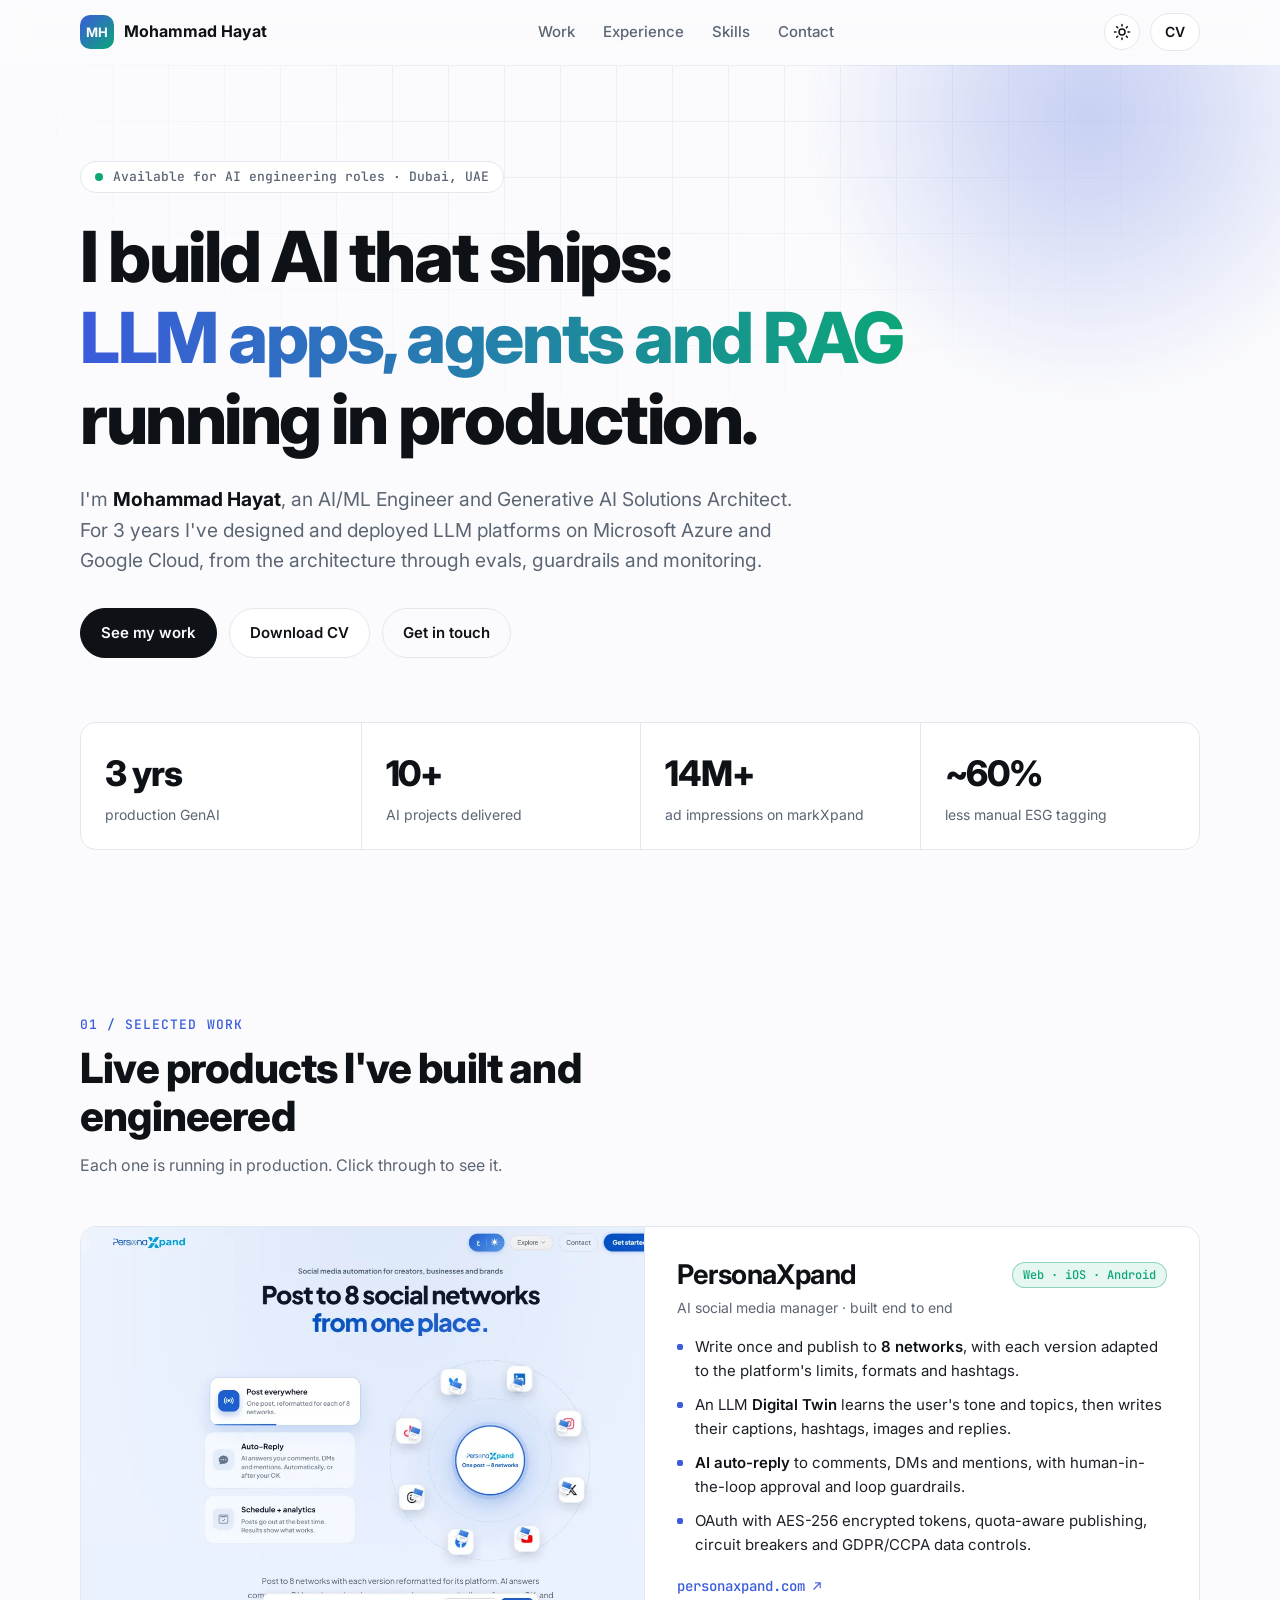
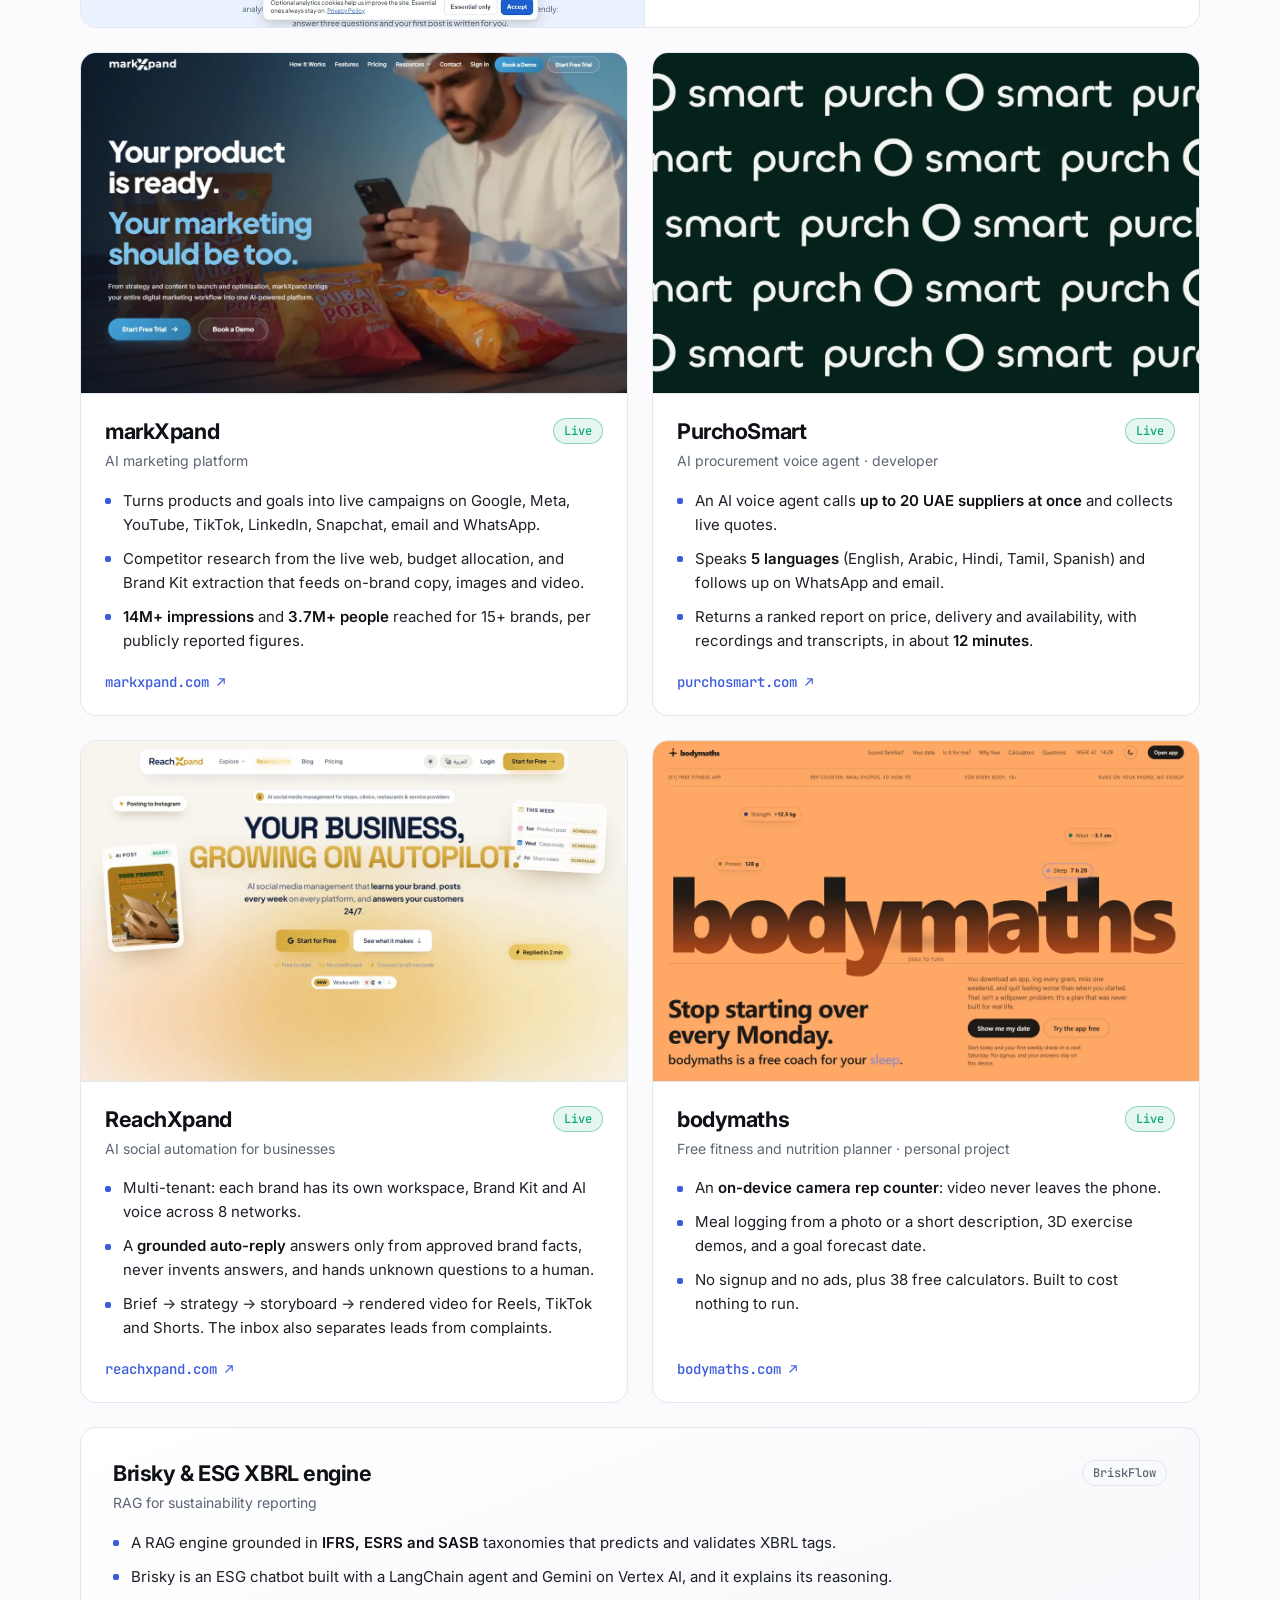
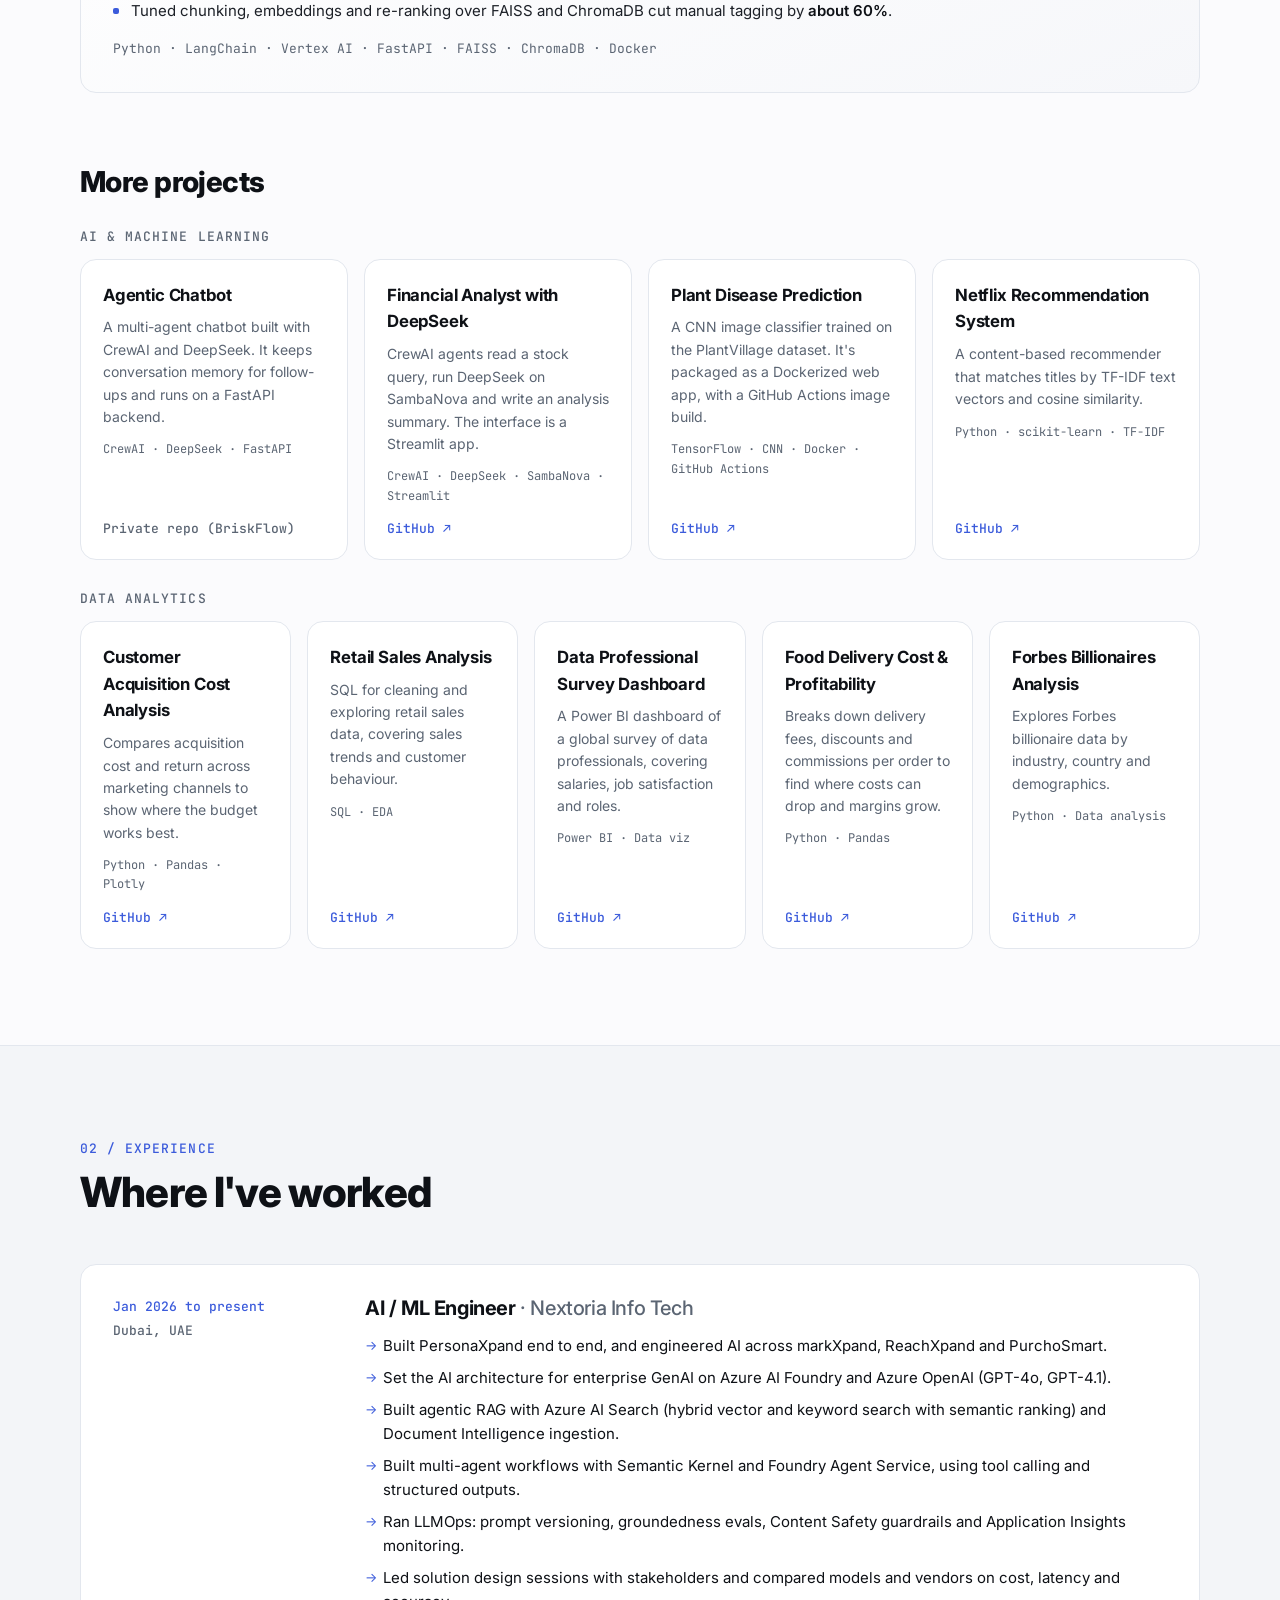
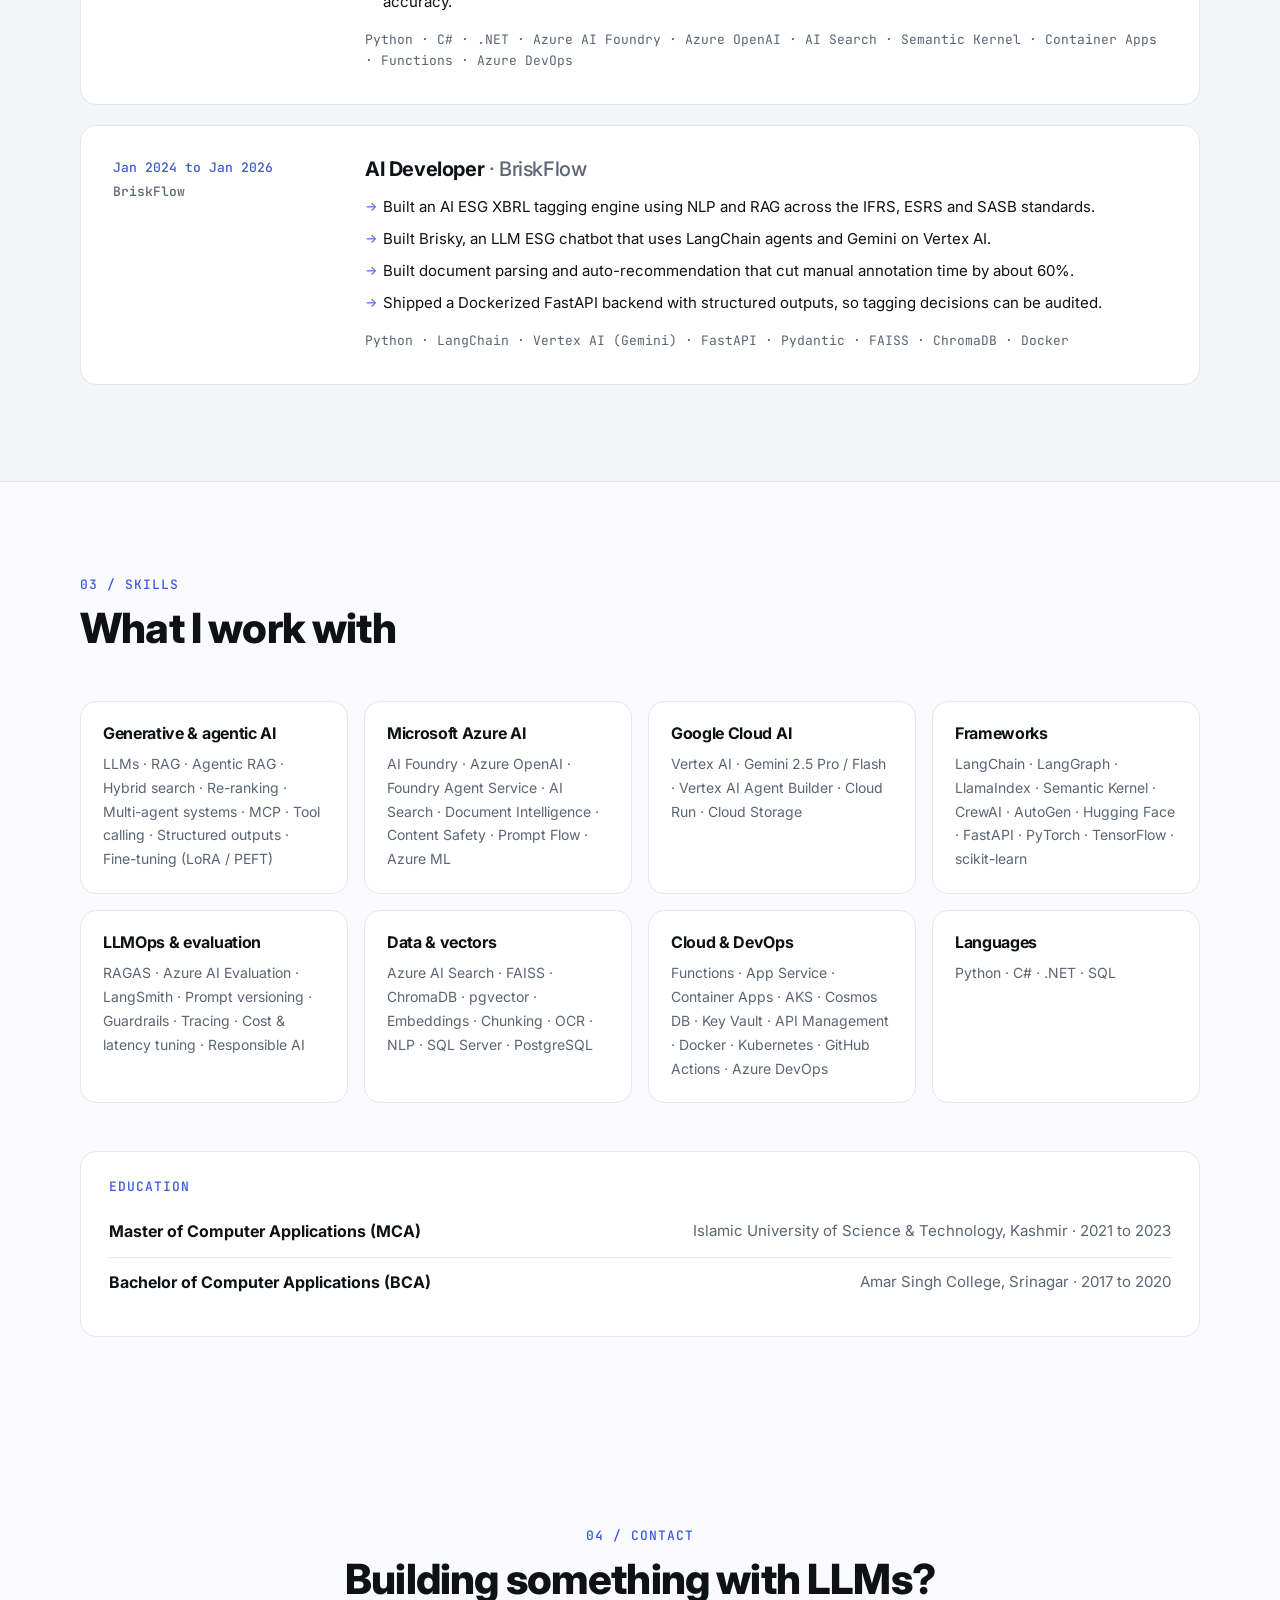
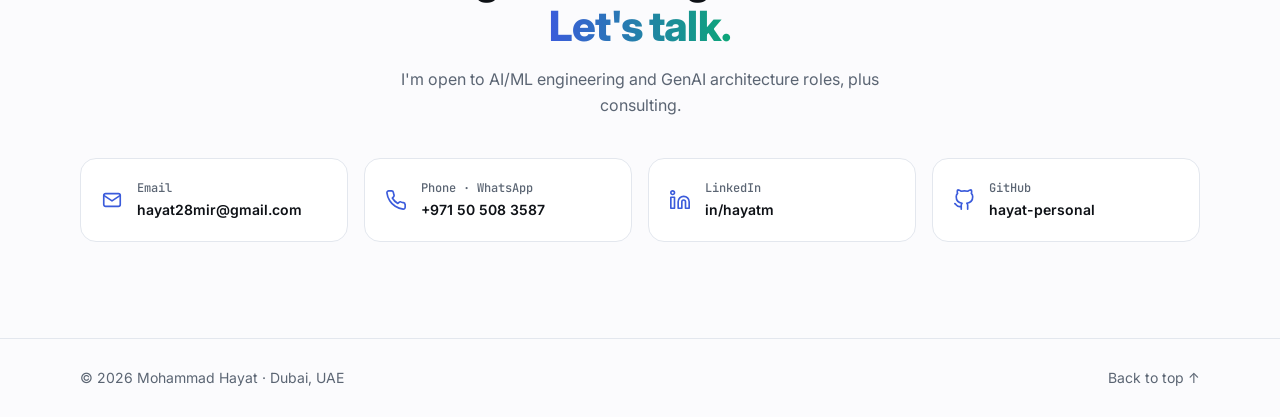
<file: index.html>
<!doctype html>
<html lang="en">
<head>
  <meta charset="utf-8">
  <meta name="viewport" content="width=device-width, initial-scale=1">
  <title>Mohammad Hayat · AI / ML Engineer in Dubai</title>
  <meta name="description" content="Mohammad Hayat is an AI/ML Engineer and Generative AI Solutions Architect in Dubai. He builds production LLM apps, agentic RAG and multi-agent systems on Azure and Google Cloud.">
  <meta name="author" content="Mohammad Hayat">
  <link rel="canonical" href="https://mohammad-hayat.pages.dev/">
  <meta name="theme-color" content="#0b0d10">

  <meta property="og:type" content="profile">
  <meta property="og:title" content="Mohammad Hayat · AI / ML Engineer">
  <meta property="og:description" content="Production LLM apps, agentic RAG and multi-agent systems. 10+ AI projects shipped from Dubai.">
  <meta property="og:url" content="https://mohammad-hayat.pages.dev/">
  <meta property="og:image" content="https://mohammad-hayat.pages.dev/assets/og.png">
  <meta name="twitter:card" content="summary_large_image">

  <script>
    // Set the theme before first paint so the page doesn't flash
    (function () {
      var t = null;
      try { t = localStorage.getItem("theme"); } catch (e) {}
      if (t === "light" || (!t && matchMedia("(prefers-color-scheme: light)").matches)) document.documentElement.dataset.theme = "light";
      document.documentElement.classList.add("js");
    })();
  </script>
  <link rel="icon" href="assets/favicon.svg" type="image/svg+xml">
  <link rel="preconnect" href="https://fonts.googleapis.com">
  <link rel="preconnect" href="https://fonts.gstatic.com" crossorigin>
  <link href="https://fonts.googleapis.com/css2?family=Inter:wght@400;500;600;700;800&family=JetBrains+Mono:wght@400;500&display=swap" rel="stylesheet">
  <link rel="stylesheet" href="styles.css">

  <script type="application/ld+json">
  {
    "@context": "https://schema.org",
    "@type": "Person",
    "name": "Mohammad Hayat",
    "jobTitle": "AI / ML Engineer",
    "url": "https://mohammad-hayat.pages.dev/",
    "email": "mailto:hayat28mir@gmail.com",
    "telephone": "+971505083587",
    "address": { "@type": "PostalAddress", "addressLocality": "Dubai", "addressCountry": "AE" },
    "worksFor": { "@type": "Organization", "name": "Nextoria Info Tech" },
    "alumniOf": { "@type": "CollegeOrUniversity", "name": "Islamic University of Science & Technology, Kashmir" },
    "knowsAbout": ["Large Language Models", "Retrieval-Augmented Generation", "AI Agents", "Multi-Agent Systems", "Azure AI Foundry", "Azure OpenAI", "Google Vertex AI", "LangChain", "LangGraph", "Semantic Kernel", "LLMOps"],
    "sameAs": ["https://www.linkedin.com/in/hayatm/", "https://github.com/hayat-personal", "https://github.com/hayat-mir"]
  }
  </script>
</head>
<body>
  <a class="skip" href="#main">Skip to content</a>

  <header class="nav" id="top">
    <div class="wrap nav__in">
      <a class="brand" href="#top" aria-label="Mohammad Hayat, home">
        <span class="brand__mark">MH</span><span class="brand__name">Mohammad Hayat</span>
      </a>
      <nav aria-label="Main">
        <ul class="nav__links">
          <li><a href="#work">Work</a></li>
          <li><a href="#experience">Experience</a></li>
          <li><a href="#skills">Skills</a></li>
          <li><a href="#contact">Contact</a></li>
        </ul>
      </nav>
      <div class="nav__actions">
        <button class="icon-btn" id="theme" type="button" aria-label="Switch light or dark theme">
          <svg class="i-sun" viewBox="0 0 24 24" aria-hidden="true"><circle cx="12" cy="12" r="4"/><path d="M12 2v2M12 20v2M4.9 4.9l1.4 1.4M17.7 17.7l1.4 1.4M2 12h2M20 12h2M4.9 19.1l1.4-1.4M17.7 6.3l1.4-1.4"/></svg>
          <svg class="i-moon" viewBox="0 0 24 24" aria-hidden="true"><path d="M21 12.8A9 9 0 1 1 11.2 3a7 7 0 0 0 9.8 9.8z"/></svg>
        </button>
        <a class="btn btn--sm" href="assets/Mohammad_Hayat_Resume.pdf" download>CV</a>
      </div>
    </div>
  </header>

  <main id="main">
    <!-- Hero -->
    <section class="hero">
      <div class="hero__grid" aria-hidden="true"></div>
      <div class="wrap">
        <p class="eyebrow"><span class="dot"></span> Available for AI engineering roles · Dubai, UAE</p>
        <h1 class="hero__title">
          I build AI that ships:<br>
          <span class="grad">LLM apps, agents and RAG</span><br>
          running in production.
        </h1>
        <p class="hero__lead">
          I'm <strong>Mohammad Hayat</strong>, an AI/ML Engineer and Generative AI Solutions Architect.
          For 3 years I've designed and deployed LLM platforms on Microsoft Azure and Google Cloud,
          from the architecture through evals, guardrails and monitoring.
        </p>
        <div class="hero__cta">
          <a class="btn btn--primary" href="#work">See my work</a>
          <a class="btn" href="assets/Mohammad_Hayat_Resume.pdf" download>Download CV</a>
          <a class="btn btn--ghost" href="#contact">Get in touch</a>
        </div>

        <ul class="stats" aria-label="Highlights">
          <li><b>3 yrs</b><span>production GenAI</span></li>
          <li><b>10+</b><span>AI projects delivered</span></li>
          <li><b>14M+</b><span>ad impressions on markXpand</span></li>
          <li><b>~60%</b><span>less manual ESG tagging</span></li>
        </ul>
      </div>
    </section>

    <!-- Work -->
    <section class="section" id="work">
      <div class="wrap">
        <div class="section__head">
          <p class="kicker">01 / Selected work</p>
          <h2>Live products I've built and engineered</h2>
          <p class="muted">Each one is running in production. Click through to see it.</p>
        </div>

        <div class="work">
          <article class="card card--feature reveal">
            <a class="card__shot" href="https://personaxpand.com" target="_blank" rel="noopener">
              <img src="assets/work/personaxpand.webp" alt="PersonaXpand homepage: post to 8 social networks from one place" width="1200" height="750" loading="lazy">
            </a>
            <div class="card__body">
              <div class="card__top">
                <h3>PersonaXpand</h3>
                <span class="tag tag--live">Web · iOS · Android</span>
              </div>
              <p class="card__sub">AI social media manager · built end to end</p>
              <ul class="card__points">
                <li>Write once and publish to <b>8 networks</b>, with each version adapted to the platform's limits, formats and hashtags.</li>
                <li>An LLM <b>Digital Twin</b> learns the user's tone and topics, then writes their captions, hashtags, images and replies.</li>
                <li><b>AI auto-reply</b> to comments, DMs and mentions, with human-in-the-loop approval and loop guardrails.</li>
                <li>OAuth with AES-256 encrypted tokens, quota-aware publishing, circuit breakers and GDPR/CCPA data controls.</li>
              </ul>
              <a class="card__link" href="https://personaxpand.com" target="_blank" rel="noopener">personaxpand.com ↗</a>
            </div>
          </article>

          <article class="card reveal">
            <a class="card__shot" href="https://markxpand.com" target="_blank" rel="noopener">
              <img src="assets/work/markxpand.webp" alt="markXpand homepage: AI-powered marketing platform" width="1200" height="750" loading="lazy">
            </a>
            <div class="card__body">
              <div class="card__top"><h3>markXpand</h3><span class="tag tag--live">Live</span></div>
              <p class="card__sub">AI marketing platform</p>
              <ul class="card__points">
                <li>Turns products and goals into live campaigns on Google, Meta, YouTube, TikTok, LinkedIn, Snapchat, email and WhatsApp.</li>
                <li>Competitor research from the live web, budget allocation, and Brand Kit extraction that feeds on-brand copy, images and video.</li>
                <li><b>14M+ impressions</b> and <b>3.7M+ people</b> reached for 15+ brands, per publicly reported figures.</li>
              </ul>
              <a class="card__link" href="https://markxpand.com" target="_blank" rel="noopener">markxpand.com ↗</a>
            </div>
          </article>

          <article class="card reveal">
            <a class="card__shot" href="https://purchosmart.com" target="_blank" rel="noopener">
              <img src="assets/work/purchosmart.webp" alt="PurchoSmart brand pattern" width="1200" height="750" loading="lazy">
            </a>
            <div class="card__body">
              <div class="card__top"><h3>PurchoSmart</h3><span class="tag tag--live">Live</span></div>
              <p class="card__sub">AI procurement voice agent · developer</p>
              <ul class="card__points">
                <li>An AI voice agent calls <b>up to 20 UAE suppliers at once</b> and collects live quotes.</li>
                <li>Speaks <b>5 languages</b> (English, Arabic, Hindi, Tamil, Spanish) and follows up on WhatsApp and email.</li>
                <li>Returns a ranked report on price, delivery and availability, with recordings and transcripts, in about <b>12 minutes</b>.</li>
              </ul>
              <a class="card__link" href="https://purchosmart.com" target="_blank" rel="noopener">purchosmart.com ↗</a>
            </div>
          </article>

          <article class="card reveal">
            <a class="card__shot" href="https://reachxpand.com" target="_blank" rel="noopener">
              <img src="assets/work/reachxpand.webp" alt="ReachXpand homepage: your business, growing on autopilot" width="1200" height="750" loading="lazy">
            </a>
            <div class="card__body">
              <div class="card__top"><h3>ReachXpand</h3><span class="tag tag--live">Live</span></div>
              <p class="card__sub">AI social automation for businesses</p>
              <ul class="card__points">
                <li>Multi-tenant: each brand has its own workspace, Brand Kit and AI voice across 8 networks.</li>
                <li>A <b>grounded auto-reply</b> answers only from approved brand facts, never invents answers, and hands unknown questions to a human.</li>
                <li>Brief → strategy → storyboard → rendered video for Reels, TikTok and Shorts. The inbox also separates leads from complaints.</li>
              </ul>
              <a class="card__link" href="https://reachxpand.com" target="_blank" rel="noopener">reachxpand.com ↗</a>
            </div>
          </article>

          <article class="card reveal">
            <a class="card__shot" href="https://bodymaths.com" target="_blank" rel="noopener">
              <img src="assets/work/bodymaths.webp" alt="bodymaths homepage: a free fitness coach" width="1200" height="750" loading="lazy">
            </a>
            <div class="card__body">
              <div class="card__top"><h3>bodymaths</h3><span class="tag tag--live">Live</span></div>
              <p class="card__sub">Free fitness and nutrition planner · personal project</p>
              <ul class="card__points">
                <li>An <b>on-device camera rep counter</b>: video never leaves the phone.</li>
                <li>Meal logging from a photo or a short description, 3D exercise demos, and a goal forecast date.</li>
                <li>No signup and no ads, plus 38 free calculators. Built to cost nothing to run.</li>
              </ul>
              <a class="card__link" href="https://bodymaths.com" target="_blank" rel="noopener">bodymaths.com ↗</a>
            </div>
          </article>

          <article class="card card--text reveal">
            <div class="card__body">
              <div class="card__top"><h3>Brisky &amp; ESG XBRL engine</h3><span class="tag">BriskFlow</span></div>
              <p class="card__sub">RAG for sustainability reporting</p>
              <ul class="card__points">
                <li>A RAG engine grounded in <b>IFRS, ESRS and SASB</b> taxonomies that predicts and validates XBRL tags.</li>
                <li>Brisky is an ESG chatbot built with a LangChain agent and Gemini on Vertex AI, and it explains its reasoning.</li>
                <li>Tuned chunking, embeddings and re-ranking over FAISS and ChromaDB cut manual tagging by <b>about 60%</b>.</li>
              </ul>
              <p class="stack">Python · LangChain · Vertex AI · FastAPI · FAISS · ChromaDB · Docker</p>
            </div>
          </article>
        </div>

        <div class="more">
          <h3 class="more__title">More projects</h3>

          <p class="more__group">AI &amp; machine learning</p>
          <div class="mini-grid">
            <article class="mini reveal">
              <h4>Agentic Chatbot</h4>
              <p>A multi-agent chatbot built with CrewAI and DeepSeek. It keeps conversation memory for follow-ups and runs on a FastAPI backend.</p>
              <p class="stack">CrewAI · DeepSeek · FastAPI</p>
              <span class="mini__link mini__link--off">Private repo (BriskFlow)</span>
            </article>
            <article class="mini reveal">
              <h4>Financial Analyst with DeepSeek</h4>
              <p>CrewAI agents read a stock query, run DeepSeek on SambaNova and write an analysis summary. The interface is a Streamlit app.</p>
              <p class="stack">CrewAI · DeepSeek · SambaNova · Streamlit</p>
              <a class="mini__link" href="https://github.com/hayat-mir/FINANCIAL-ANALYST-DEEPSEEK" target="_blank" rel="noopener">GitHub ↗</a>
            </article>
            <article class="mini reveal">
              <h4>Plant Disease Prediction</h4>
              <p>A CNN image classifier trained on the PlantVillage dataset. It's packaged as a Dockerized web app, with a GitHub Actions image build.</p>
              <p class="stack">TensorFlow · CNN · Docker · GitHub Actions</p>
              <a class="mini__link" href="https://github.com/hayat-mir/Plant-disease-prediction" target="_blank" rel="noopener">GitHub ↗</a>
            </article>
            <article class="mini reveal">
              <h4>Netflix Recommendation System</h4>
              <p>A content-based recommender that matches titles by TF-IDF text vectors and cosine similarity.</p>
              <p class="stack">Python · scikit-learn · TF-IDF</p>
              <a class="mini__link" href="https://github.com/hayat-mir/Netflix_Recommendation_System" target="_blank" rel="noopener">GitHub ↗</a>
            </article>
          </div>

          <p class="more__group">Data analytics</p>
          <div class="mini-grid mini-grid--5">
            <article class="mini reveal">
              <h4>Customer Acquisition Cost Analysis</h4>
              <p>Compares acquisition cost and return across marketing channels to show where the budget works best.</p>
              <p class="stack">Python · Pandas · Plotly</p>
              <a class="mini__link" href="https://github.com/hayat-mir/CUSTOMER-ACQUISITION-COST-ANALYSIS" target="_blank" rel="noopener">GitHub ↗</a>
            </article>
            <article class="mini reveal">
              <h4>Retail Sales Analysis</h4>
              <p>SQL for cleaning and exploring retail sales data, covering sales trends and customer behaviour.</p>
              <p class="stack">SQL · EDA</p>
              <a class="mini__link" href="https://github.com/hayat-mir/Retail-Sales-Analysis-SQL-Project--P1" target="_blank" rel="noopener">GitHub ↗</a>
            </article>
            <article class="mini reveal">
              <h4>Data Professional Survey Dashboard</h4>
              <p>A Power BI dashboard of a global survey of data professionals, covering salaries, job satisfaction and roles.</p>
              <p class="stack">Power BI · Data viz</p>
              <a class="mini__link" href="https://github.com/hayat-mir/data-professional-survey-dashboard" target="_blank" rel="noopener">GitHub ↗</a>
            </article>
            <article class="mini reveal">
              <h4>Food Delivery Cost &amp; Profitability</h4>
              <p>Breaks down delivery fees, discounts and commissions per order to find where costs can drop and margins grow.</p>
              <p class="stack">Python · Pandas</p>
              <a class="mini__link" href="https://github.com/hayat-mir/Food-Delivery-Cost-and-Profitability-Analysis" target="_blank" rel="noopener">GitHub ↗</a>
            </article>
            <article class="mini reveal">
              <h4>Forbes Billionaires Analysis</h4>
              <p>Explores Forbes billionaire data by industry, country and demographics.</p>
              <p class="stack">Python · Data analysis</p>
              <a class="mini__link" href="https://github.com/hayat-mir/Forbes-Billionaires-Analysis" target="_blank" rel="noopener">GitHub ↗</a>
            </article>
          </div>
        </div>
      </div>
    </section>

    <!-- Experience -->
    <section class="section section--alt" id="experience">
      <div class="wrap">
        <div class="section__head">
          <p class="kicker">02 / Experience</p>
          <h2>Where I've worked</h2>
        </div>

        <ol class="timeline">
          <li class="reveal">
            <div class="timeline__meta"><span>Jan 2026 to present</span><span>Dubai, UAE</span></div>
            <div>
              <h3>AI / ML Engineer <span class="at">· Nextoria Info Tech</span></h3>
              <ul>
                <li>Built PersonaXpand end to end, and engineered AI across markXpand, ReachXpand and PurchoSmart.</li>
                <li>Set the AI architecture for enterprise GenAI on Azure AI Foundry and Azure OpenAI (GPT-4o, GPT-4.1).</li>
                <li>Built agentic RAG with Azure AI Search (hybrid vector and keyword search with semantic ranking) and Document Intelligence ingestion.</li>
                <li>Built multi-agent workflows with Semantic Kernel and Foundry Agent Service, using tool calling and structured outputs.</li>
                <li>Ran LLMOps: prompt versioning, groundedness evals, Content Safety guardrails and Application Insights monitoring.</li>
                <li>Led solution design sessions with stakeholders and compared models and vendors on cost, latency and accuracy.</li>
              </ul>
              <p class="stack">Python · C# · .NET · Azure AI Foundry · Azure OpenAI · AI Search · Semantic Kernel · Container Apps · Functions · Azure DevOps</p>
            </div>
          </li>
          <li class="reveal">
            <div class="timeline__meta"><span>Jan 2024 to Jan 2026</span><span>BriskFlow</span></div>
            <div>
              <h3>AI Developer <span class="at">· BriskFlow</span></h3>
              <ul>
                <li>Built an AI ESG XBRL tagging engine using NLP and RAG across the IFRS, ESRS and SASB standards.</li>
                <li>Built Brisky, an LLM ESG chatbot that uses LangChain agents and Gemini on Vertex AI.</li>
                <li>Built document parsing and auto-recommendation that cut manual annotation time by about 60%.</li>
                <li>Shipped a Dockerized FastAPI backend with structured outputs, so tagging decisions can be audited.</li>
              </ul>
              <p class="stack">Python · LangChain · Vertex AI (Gemini) · FastAPI · Pydantic · FAISS · ChromaDB · Docker</p>
            </div>
          </li>
        </ol>
      </div>
    </section>

    <!-- Skills -->
    <section class="section" id="skills">
      <div class="wrap">
        <div class="section__head">
          <p class="kicker">03 / Skills</p>
          <h2>What I work with</h2>
        </div>
        <div class="skills">
          <div class="skill reveal">
            <h3>Generative &amp; agentic AI</h3>
            <p>LLMs · RAG · Agentic RAG · Hybrid search · Re-ranking · Multi-agent systems · MCP · Tool calling · Structured outputs · Fine-tuning (LoRA / PEFT)</p>
          </div>
          <div class="skill reveal">
            <h3>Microsoft Azure AI</h3>
            <p>AI Foundry · Azure OpenAI · Foundry Agent Service · AI Search · Document Intelligence · Content Safety · Prompt Flow · Azure ML</p>
          </div>
          <div class="skill reveal">
            <h3>Google Cloud AI</h3>
            <p>Vertex AI · Gemini 2.5 Pro / Flash · Vertex AI Agent Builder · Cloud Run · Cloud Storage</p>
          </div>
          <div class="skill reveal">
            <h3>Frameworks</h3>
            <p>LangChain · LangGraph · LlamaIndex · Semantic Kernel · CrewAI · AutoGen · Hugging Face · FastAPI · PyTorch · TensorFlow · scikit-learn</p>
          </div>
          <div class="skill reveal">
            <h3>LLMOps &amp; evaluation</h3>
            <p>RAGAS · Azure AI Evaluation · LangSmith · Prompt versioning · Guardrails · Tracing · Cost &amp; latency tuning · Responsible AI</p>
          </div>
          <div class="skill reveal">
            <h3>Data &amp; vectors</h3>
            <p>Azure AI Search · FAISS · ChromaDB · pgvector · Embeddings · Chunking · OCR · NLP · SQL Server · PostgreSQL</p>
          </div>
          <div class="skill reveal">
            <h3>Cloud &amp; DevOps</h3>
            <p>Functions · App Service · Container Apps · AKS · Cosmos DB · Key Vault · API Management · Docker · Kubernetes · GitHub Actions · Azure DevOps</p>
          </div>
          <div class="skill reveal">
            <h3>Languages</h3>
            <p>Python · C# · .NET · SQL</p>
          </div>
        </div>

        <div class="edu reveal">
          <p class="kicker">Education</p>
          <div class="edu__row"><b>Master of Computer Applications (MCA)</b><span>Islamic University of Science &amp; Technology, Kashmir · 2021 to 2023</span></div>
          <div class="edu__row"><b>Bachelor of Computer Applications (BCA)</b><span>Amar Singh College, Srinagar · 2017 to 2020</span></div>
        </div>
      </div>
    </section>

    <!-- Contact -->
    <section class="section contact" id="contact">
      <div class="wrap">
        <p class="kicker">04 / Contact</p>
        <h2 class="contact__title">Building something with LLMs?<br><span class="grad">Let's talk.</span></h2>
        <p class="muted contact__lead">I'm open to AI/ML engineering and GenAI architecture roles, plus consulting.</p>
        <div class="contact__grid">
          <a class="contact__item" href="mailto:hayat28mir@gmail.com">
            <svg viewBox="0 0 24 24" aria-hidden="true"><rect x="3" y="5" width="18" height="14" rx="2"/><path d="m3 7 9 6 9-6"/></svg>
            <span><small>Email</small>hayat28mir@gmail.com</span>
          </a>
          <a class="contact__item" href="https://wa.me/971505083587" target="_blank" rel="noopener">
            <svg viewBox="0 0 24 24" aria-hidden="true"><path d="M22 16.9v3a2 2 0 0 1-2.2 2 19.8 19.8 0 0 1-8.6-3.1 19.5 19.5 0 0 1-6-6A19.8 19.8 0 0 1 2.1 4.2 2 2 0 0 1 4.1 2h3a2 2 0 0 1 2 1.7c.1.9.4 1.8.7 2.7a2 2 0 0 1-.5 2.1L8 9.8a16 16 0 0 0 6 6l1.3-1.3a2 2 0 0 1 2.1-.4c.9.3 1.8.6 2.7.7a2 2 0 0 1 1.7 2z"/></svg>
            <span><small>Phone · WhatsApp</small>+971 50 508 3587</span>
          </a>
          <a class="contact__item" href="https://www.linkedin.com/in/hayatm/" target="_blank" rel="noopener">
            <svg viewBox="0 0 24 24" aria-hidden="true"><path d="M16 8a6 6 0 0 1 6 6v7h-4v-7a2 2 0 0 0-4 0v7h-4v-7a6 6 0 0 1 6-6z"/><rect x="2" y="9" width="4" height="12"/><circle cx="4" cy="4" r="2"/></svg>
            <span><small>LinkedIn</small>in/hayatm</span>
          </a>
          <a class="contact__item" href="https://github.com/hayat-personal" target="_blank" rel="noopener">
            <svg viewBox="0 0 24 24" aria-hidden="true"><path d="M9 19c-5 1.5-5-2.5-7-3m14 6v-3.9a3.4 3.4 0 0 0-.9-2.6c3.1-.4 6.4-1.5 6.4-7A5.4 5.4 0 0 0 20 4.8 5 5 0 0 0 19.9 1S18.7.6 16 2.5a13.4 13.4 0 0 0-7 0C6.3.6 5.1 1 5.1 1A5 5 0 0 0 5 4.8a5.4 5.4 0 0 0-1.5 3.7c0 5.5 3.3 6.6 6.4 7a3.4 3.4 0 0 0-.9 2.6V22"/></svg>
            <span><small>GitHub</small>hayat-personal</span>
          </a>
        </div>
      </div>
    </section>
  </main>

  <footer class="footer">
    <div class="wrap footer__in">
      <span>© <span id="year">2026</span> Mohammad Hayat · Dubai, UAE</span>
      <a href="#top">Back to top ↑</a>
    </div>
  </footer>

  <script src="main.js" defer></script>
</body>
</html>
</file>
<file: styles.css>
/* ---------- Tokens ---------- */
:root {
  --bg: #0b0d10;
  --bg-alt: #0f1217;
  --surface: #13171d;
  --surface-2: #181d25;
  --line: #232a34;
  --text: #e8ecf1;
  --muted: #95a0ae;
  --accent: #7c9cff;
  --accent-2: #4fd1c5;
  --live: #3ddc97;
  --shadow: 0 20px 50px -20px rgba(0, 0, 0, .6);
  --radius: 16px;
  --font: "Inter", system-ui, -apple-system, "Segoe UI", sans-serif;
  --mono: "JetBrains Mono", ui-monospace, Consolas, monospace;
  color-scheme: dark;
}
:root[data-theme="light"] {
  --bg: #fbfbfd;
  --bg-alt: #f3f5f8;
  --surface: #ffffff;
  --surface-2: #f6f7fa;
  --line: #e3e7ee;
  --text: #0e1116;
  --muted: #5b6573;
  --accent: #3b5bdb;
  --accent-2: #0ca678;
  --live: #0ca678;
  --shadow: 0 20px 40px -24px rgba(20, 30, 60, .25);
  color-scheme: light;
}

/* ---------- Base ---------- */
*, *::before, *::after { box-sizing: border-box; }
html { scroll-behavior: smooth; scroll-padding-top: 80px; }
body {
  margin: 0;
  background: var(--bg);
  color: var(--text);
  font: 400 16px/1.6 var(--font);
  -webkit-font-smoothing: antialiased;
  overflow-x: hidden;
}
img { max-width: 100%; display: block; height: auto; }
a { color: inherit; text-decoration: none; }
h1, h2, h3 { line-height: 1.15; margin: 0; letter-spacing: -.02em; }
ul { margin: 0; padding: 0; }
:focus-visible { outline: 2px solid var(--accent); outline-offset: 3px; border-radius: 6px; }

.wrap { width: min(1120px, 100% - 32px); margin-inline: auto; }
.muted { color: var(--muted); }
.grad {
  background: linear-gradient(90deg, var(--accent), var(--accent-2));
  -webkit-background-clip: text; background-clip: text; color: transparent;
}
.skip { position: absolute; left: -999px; top: 8px; background: var(--accent); color: #fff; padding: 8px 12px; border-radius: 8px; z-index: 100; }
.skip:focus { left: 8px; }

/* ---------- Buttons ---------- */
.btn {
  display: inline-flex; align-items: center; gap: 8px;
  padding: 12px 20px; border-radius: 999px;
  border: 1px solid var(--line); background: var(--surface);
  font-weight: 600; font-size: 15px;
  transition: transform .15s, border-color .15s, background .15s;
}
.btn:hover { transform: translateY(-1px); border-color: var(--accent); }
.btn--primary { background: var(--text); color: var(--bg); border-color: var(--text); }
.btn--primary:hover { background: var(--accent); border-color: var(--accent); color: #fff; }
.btn--ghost { background: transparent; }
.btn--sm { padding: 7px 14px; font-size: 14px; }
.icon-btn {
  width: 36px; height: 36px; display: grid; place-items: center;
  border-radius: 50%; border: 1px solid var(--line); background: var(--surface); color: var(--text); cursor: pointer;
}
.icon-btn svg { width: 18px; height: 18px; fill: none; stroke: currentColor; stroke-width: 2; stroke-linecap: round; }
.i-sun { display: none; }
:root[data-theme="light"] .i-sun { display: block; }
:root[data-theme="light"] .i-moon { display: none; }

/* ---------- Nav ---------- */
.nav {
  position: sticky; top: 0; z-index: 50;
  background: color-mix(in srgb, var(--bg) 78%, transparent);
  backdrop-filter: blur(14px); -webkit-backdrop-filter: blur(14px);
  border-bottom: 1px solid transparent; transition: border-color .2s;
}
.nav.is-scrolled { border-bottom-color: var(--line); }
.nav__in { display: flex; align-items: center; justify-content: space-between; height: 64px; gap: 16px; }
.brand { display: flex; align-items: center; gap: 10px; font-weight: 700; }
.brand__mark {
  width: 34px; height: 34px; display: grid; place-items: center; border-radius: 10px;
  background: linear-gradient(135deg, var(--accent), var(--accent-2)); color: #fff; font-size: 13px; letter-spacing: .02em;
}
.nav__links { display: flex; gap: 28px; list-style: none; }
.nav__links a { color: var(--muted); font-size: 15px; font-weight: 500; transition: color .15s; }
.nav__links a:hover { color: var(--text); }
.nav__actions { display: flex; align-items: center; gap: 10px; }

/* ---------- Hero ---------- */
.hero { position: relative; padding: 96px 0 72px; overflow: hidden; }
.hero__grid {
  position: absolute; inset: 0; z-index: -1; pointer-events: none;
  background-image:
    linear-gradient(var(--line) 1px, transparent 1px),
    linear-gradient(90deg, var(--line) 1px, transparent 1px);
  background-size: 56px 56px;
  mask-image: radial-gradient(ellipse 70% 60% at 50% 0%, #000 30%, transparent 75%);
  -webkit-mask-image: radial-gradient(ellipse 70% 60% at 50% 0%, #000 30%, transparent 75%);
  opacity: .55;
}
.hero::after {
  content: ""; position: absolute; z-index: -1; width: 620px; height: 620px; border-radius: 50%;
  top: -260px; right: -120px; background: radial-gradient(circle, color-mix(in srgb, var(--accent) 28%, transparent), transparent 65%);
  filter: blur(20px); pointer-events: none;
}
.eyebrow {
  display: inline-flex; align-items: center; gap: 10px; margin: 0 0 24px;
  padding: 6px 14px; border: 1px solid var(--line); border-radius: 999px; background: var(--surface);
  font: 500 13px/1.4 var(--mono); color: var(--muted);
}
.dot { width: 8px; height: 8px; border-radius: 50%; background: var(--live); box-shadow: 0 0 0 0 var(--live); animation: pulse 2.2s infinite; }
@keyframes pulse { 0% { box-shadow: 0 0 0 0 color-mix(in srgb, var(--live) 60%, transparent); } 70% { box-shadow: 0 0 0 10px transparent; } 100% { box-shadow: 0 0 0 0 transparent; } }
.hero__title { font-size: clamp(2.3rem, 6vw, 4.4rem); font-weight: 800; letter-spacing: -.035em; max-width: 20ch; }
.hero__lead { font-size: clamp(1.05rem, 1.6vw, 1.2rem); color: var(--muted); max-width: 62ch; margin: 24px 0 32px; }
.hero__lead strong { color: var(--text); }
.hero__cta { display: flex; flex-wrap: wrap; gap: 12px; }

.stats {
  list-style: none; margin-top: 64px;
  display: grid; grid-template-columns: repeat(4, 1fr);
  border: 1px solid var(--line); border-radius: var(--radius); background: var(--surface); overflow: hidden;
}
.stats li { padding: 22px 24px; border-left: 1px solid var(--line); }
.stats li:first-child { border-left: 0; }
.stats b { display: block; font-size: clamp(1.6rem, 3vw, 2.2rem); font-weight: 800; letter-spacing: -.03em; }
.stats span { color: var(--muted); font-size: 14px; }

/* ---------- Sections ---------- */
.section { padding: 96px 0; }
.section--alt { background: var(--bg-alt); border-block: 1px solid var(--line); }
.section__head { margin-bottom: 48px; max-width: 640px; }
.section__head h2, .contact__title { font-size: clamp(1.8rem, 4vw, 2.6rem); font-weight: 800; }
.section__head .muted { margin: 12px 0 0; }
.kicker { font: 500 13px/1 var(--mono); color: var(--accent); text-transform: uppercase; letter-spacing: .08em; margin: 0 0 14px; }
.stack { font: 400 13px/1.6 var(--mono); color: var(--muted); margin: 16px 0 0; }

/* ---------- Work ---------- */
.work { display: grid; grid-template-columns: repeat(2, 1fr); gap: 24px; }
.card {
  display: flex; flex-direction: column;
  background: var(--surface); border: 1px solid var(--line); border-radius: var(--radius);
  overflow: hidden; transition: transform .2s, border-color .2s, box-shadow .2s;
}
.card:hover { transform: translateY(-3px); border-color: color-mix(in srgb, var(--accent) 50%, var(--line)); box-shadow: var(--shadow); }
.card__shot { display: block; aspect-ratio: 16 / 10; overflow: hidden; border-bottom: 1px solid var(--line); background: var(--surface-2); }
.card__shot img { width: 100%; height: 100%; object-fit: cover; object-position: top; transition: transform .5s; }
.card:hover .card__shot img { transform: scale(1.03); }
.card__body { padding: 24px; display: flex; flex-direction: column; flex: 1; }
.card__top { display: flex; align-items: center; justify-content: space-between; gap: 12px; flex-wrap: wrap; }
.card__top h3 { font-size: 1.35rem; font-weight: 700; }
.card__sub { color: var(--muted); font-size: 14px; margin: 6px 0 16px; }
.card__points { list-style: none; display: grid; gap: 10px; font-size: 15px; color: color-mix(in srgb, var(--text) 82%, var(--muted)); }
.card__points li { position: relative; padding-left: 18px; }
.card__points li::before { content: ""; position: absolute; left: 0; top: .62em; width: 6px; height: 6px; border-radius: 2px; background: var(--accent); }
.card__points b { color: var(--text); font-weight: 600; }
.card__link { margin-top: auto; padding-top: 20px; font: 500 14px var(--mono); color: var(--accent); }
.card__link:hover { text-decoration: underline; }
.tag { font: 500 12px/1 var(--mono); padding: 6px 10px; border-radius: 999px; border: 1px solid var(--line); color: var(--muted); white-space: nowrap; }
.tag--live { color: var(--live); border-color: color-mix(in srgb, var(--live) 40%, transparent); background: color-mix(in srgb, var(--live) 10%, transparent); }

.card--feature { grid-column: 1 / -1; flex-direction: row; }
.card--feature .card__shot { flex: 1.15; aspect-ratio: auto; min-height: 360px; border-bottom: 0; border-right: 1px solid var(--line); }
.card--feature .card__shot img { object-position: left top; }
.card--feature .card__body { flex: 1; padding: 32px; }
.card--feature h3 { font-size: 1.7rem; }
.card--text { grid-column: 1 / -1; background: linear-gradient(160deg, var(--surface), var(--surface-2)); }
.card--text .card__body { padding: 32px; }

/* ---------- More projects ---------- */
.more { margin-top: 72px; }
.more__title { font-size: clamp(1.4rem, 3vw, 1.8rem); font-weight: 800; }
.more__group { font: 500 13px/1 var(--mono); color: var(--muted); text-transform: uppercase; letter-spacing: .08em; margin: 32px 0 16px; }
.mini-grid { display: grid; grid-template-columns: repeat(auto-fill, minmax(250px, 1fr)); gap: 16px; }
.mini {
  display: flex; flex-direction: column; padding: 22px;
  border: 1px solid var(--line); border-radius: var(--radius); background: var(--surface);
  transition: border-color .2s, transform .2s;
}
.mini:hover { border-color: color-mix(in srgb, var(--accent) 50%, var(--line)); transform: translateY(-2px); }
@media (min-width: 1100px) { .mini-grid--5 { grid-template-columns: repeat(5, 1fr); } }
.mini h4 { margin: 0 0 8px; font-size: 1.05rem; letter-spacing: -.01em; }
.mini > p:not(.stack) { margin: 0; font-size: 14px; color: var(--muted); }
.mini .stack { margin-top: 12px; font-size: 12px; }
.mini__link { margin-top: auto; padding-top: 14px; font: 500 13px var(--mono); color: var(--accent); }
.mini__link:hover { text-decoration: underline; }
.mini__link--off { color: var(--muted); }
.mini__link--off:hover { text-decoration: none; }

/* ---------- Timeline ---------- */
.timeline { list-style: none; padding: 0; margin: 0; display: grid; gap: 20px; }
.timeline > li {
  display: grid; grid-template-columns: 220px 1fr; gap: 32px;
  padding: 32px; border: 1px solid var(--line); border-radius: var(--radius); background: var(--surface);
}
.timeline__meta { display: flex; flex-direction: column; gap: 4px; font: 500 13px/1.5 var(--mono); color: var(--muted); }
.timeline__meta span:first-child { color: var(--accent); }
.timeline h3 { font-size: 1.25rem; margin-bottom: 14px; }
.timeline .at { color: var(--muted); font-weight: 500; }
.timeline ul { list-style: none; display: grid; gap: 8px; font-size: 15px; }
.timeline ul li { position: relative; padding-left: 18px; }
.timeline ul li::before { content: "→"; position: absolute; left: 0; color: var(--accent); font-size: 13px; top: 1px; }

/* ---------- Skills ---------- */
.skills { display: grid; grid-template-columns: repeat(4, 1fr); gap: 16px; }
.skill { padding: 22px; border: 1px solid var(--line); border-radius: var(--radius); background: var(--surface); }
.skill h3 { font-size: 1rem; margin-bottom: 10px; }
.skill p { margin: 0; font-size: 14px; color: var(--muted); line-height: 1.7; }
.edu { margin-top: 48px; padding: 28px; border: 1px solid var(--line); border-radius: var(--radius); background: var(--surface); }
.edu__row { display: flex; justify-content: space-between; gap: 16px; flex-wrap: wrap; padding: 12px 0; border-top: 1px solid var(--line); }
.edu__row:first-of-type { border-top: 0; }
.edu__row span { color: var(--muted); font-size: 15px; }

/* ---------- Contact ---------- */
.contact { text-align: center; }
.contact__lead { margin: 16px auto 40px; max-width: 52ch; }
.contact__grid { display: grid; grid-template-columns: repeat(4, 1fr); gap: 16px; text-align: left; }
.contact__item {
  display: flex; align-items: center; gap: 14px; padding: 20px;
  border: 1px solid var(--line); border-radius: var(--radius); background: var(--surface);
  transition: border-color .15s, transform .15s; min-width: 0;
}
.contact__item:hover { border-color: var(--accent); transform: translateY(-2px); }
.contact__item svg { flex: none; width: 22px; height: 22px; fill: none; stroke: var(--accent); stroke-width: 1.8; stroke-linecap: round; stroke-linejoin: round; }
.contact__item span { display: flex; flex-direction: column; font-weight: 600; font-size: 14px; overflow-wrap: anywhere; }
.contact__item small { color: var(--muted); font-weight: 500; font-size: 12px; font-family: var(--mono); }

/* ---------- Footer ---------- */
.footer { border-top: 1px solid var(--line); padding: 28px 0; color: var(--muted); font-size: 14px; }
.footer__in { display: flex; justify-content: space-between; gap: 16px; flex-wrap: wrap; }
.footer a:hover { color: var(--text); }

/* ---------- Reveal ---------- */
.js .reveal { opacity: 0; transform: translateY(16px); transition: opacity .6s ease, transform .6s ease; }
.js .reveal.is-in { opacity: 1; transform: none; }
@media (prefers-reduced-motion: reduce) {
  html { scroll-behavior: auto; }
  .js .reveal { opacity: 1; transform: none; transition: none; }
  .dot { animation: none; }
}

/* ---------- Responsive ---------- */
@media (max-width: 960px) {
  .skills { grid-template-columns: repeat(2, 1fr); }
  .contact__grid { grid-template-columns: repeat(2, 1fr); }
  .card--feature { flex-direction: column; }
  .card--feature .card__shot { min-height: 0; aspect-ratio: 16 / 10; border-right: 0; border-bottom: 1px solid var(--line); }
  .timeline > li { grid-template-columns: 1fr; gap: 12px; }
}
@media (max-width: 720px) {
  .nav__links { display: none; }
  .brand__name { display: none; }
  .hero { padding: 64px 0 48px; }
  .stats { grid-template-columns: repeat(2, 1fr); }
  .stats li:nth-child(3) { border-left: 0; }
  .stats li:nth-child(n+3) { border-top: 1px solid var(--line); }
  .section { padding: 72px 0; }
  .work { grid-template-columns: 1fr; }
  .card--feature .card__body { padding: 24px; }
  .timeline > li { padding: 24px; }
}
@media (max-width: 520px) {
  .skills, .contact__grid { grid-template-columns: 1fr; }
  .hero__cta .btn { flex: 1 1 auto; justify-content: center; }
}
</file>
